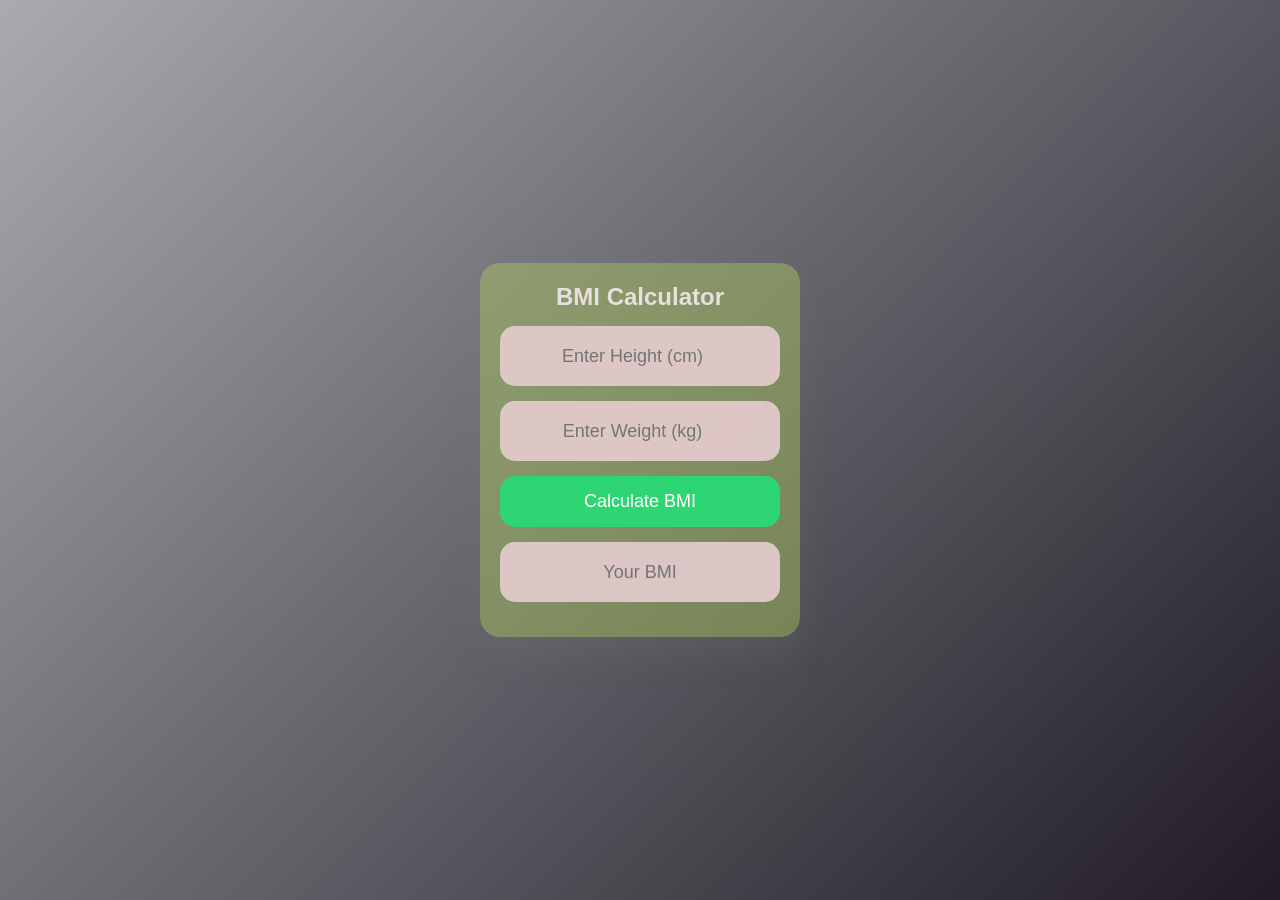
<file: Desktop/Bmi_Calculater/index.html>
<!DOCTYPE html>
<html lang="en">
<head>
    <meta charset="UTF-8">
    <meta name="viewport" content="width=device-width, initial-scale=1.0">
    <title>BMI Calculator</title>
    <link rel="stylesheet" href="style.css">
</head>
<body>

<div class="calculator">
    <h2 style="text-align:center; color:rgb(232, 223, 223); margin-bottom:15px;">BMI Calculator</h2>

    <input type="number" id="height" class="display" placeholder="Enter Height (cm)">
    <input type="number" id="weight" class="display" placeholder="Enter Weight (kg)">

    <button class="equal" onclick="calculateBMI()">Calculate BMI</button>

    <input type="text" id="result" class="display" placeholder="Your BMI" disabled>
</div>

<script src="script.js"></script>
</body>
</html>
</file>
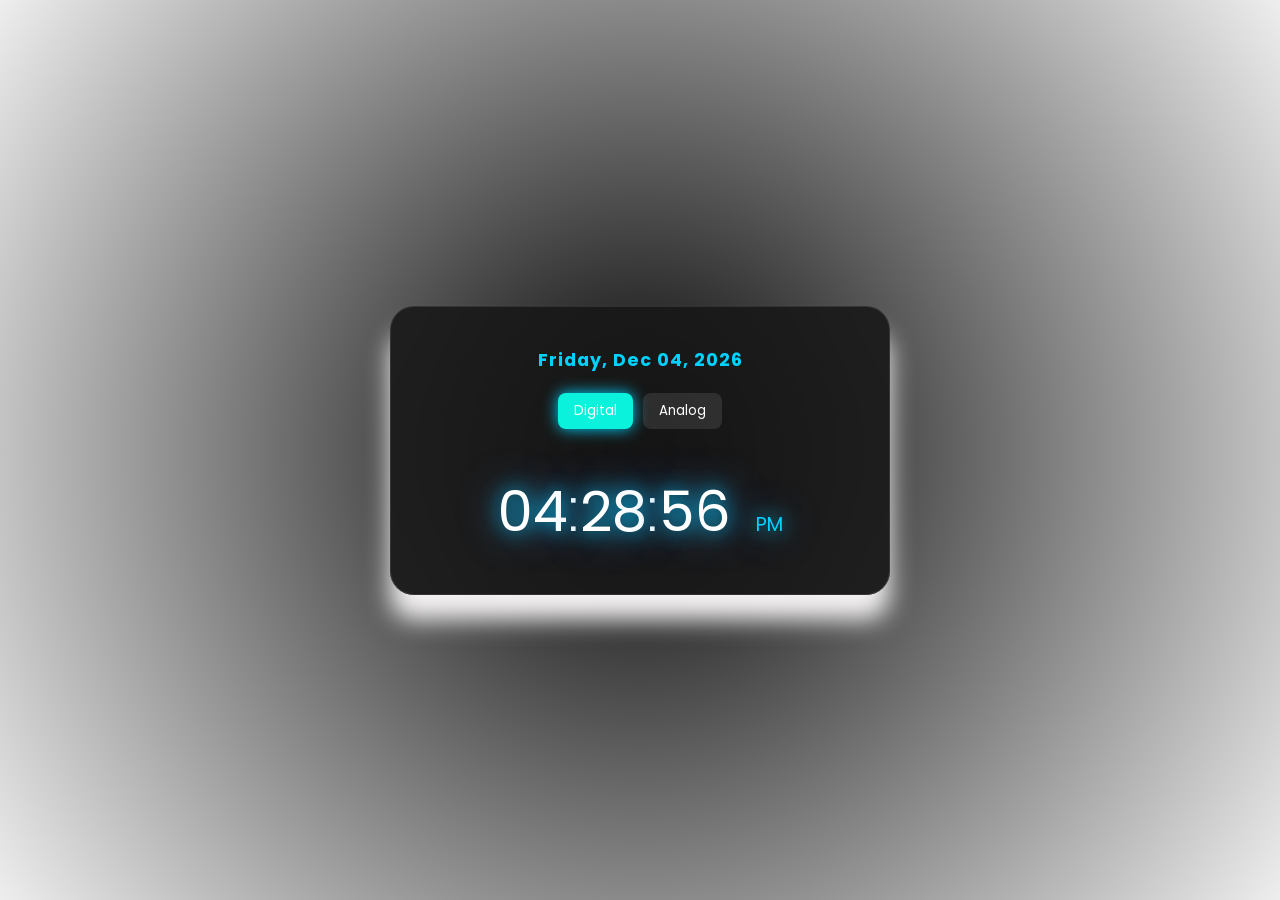
<file: Desktop/Clock_Site/index.html>
<!DOCTYPE html>
<html lang="en">
<head>
    <meta charset="UTF-8">
    <meta name="viewport" content="width=device-width, initial-scale=1.0">
    <title>Live Clock - Digital & Analog</title>
    <link rel="stylesheet" href="style.css">
</head>
<body>

    <div class="glass-container">
        <header>
            <h2 id="date-display"></h2>
            <div class="controls">
                <button class="btn active" onclick="switchClock('digital')">Digital</button>
                <button class="btn" onclick="switchClock('analog')">Analog</button>
            </div>
        </header>

        <div id="digital" class="clock-view active">
            <div class="digital-wrapper">
                <span id="hour">00</span>:<span id="min">00</span>:<span id="sec">00</span>
                <span id="ampm">AM</span>
            </div>
        </div>

        <div id="analog" class="clock-view">
            <div class="analog-clock">
                <div class="dot"></div>
                <div class="hand hour-hand" id="hour-hand"></div>
                <div class="hand min-hand" id="min-hand"></div>
                <div class="hand sec-hand" id="sec-hand"></div>
                <span style="--i:1"><b>1</b></span>
                <span style="--i:2"><b>2</b></span>
                <span style="--i:3"><b>3</b></span>
                <span style="--i:4"><b>4</b></span>
                <span style="--i:5"><b>5</b></span>
                <span style="--i:6"><b>6</b></span>
                <span style="--i:7"><b>7</b></span>
                <span style="--i:8"><b>8</b></span>
                <span style="--i:9"><b>9</b></span>
                <span style="--i:10"><b>10</b></span>
                <span style="--i:11"><b>11</b></span>
                <span style="--i:12"><b>12</b></span>
            </div>
        </div>
    </div>

    <script src="script.js"></script>
</body>
</html>
</file>
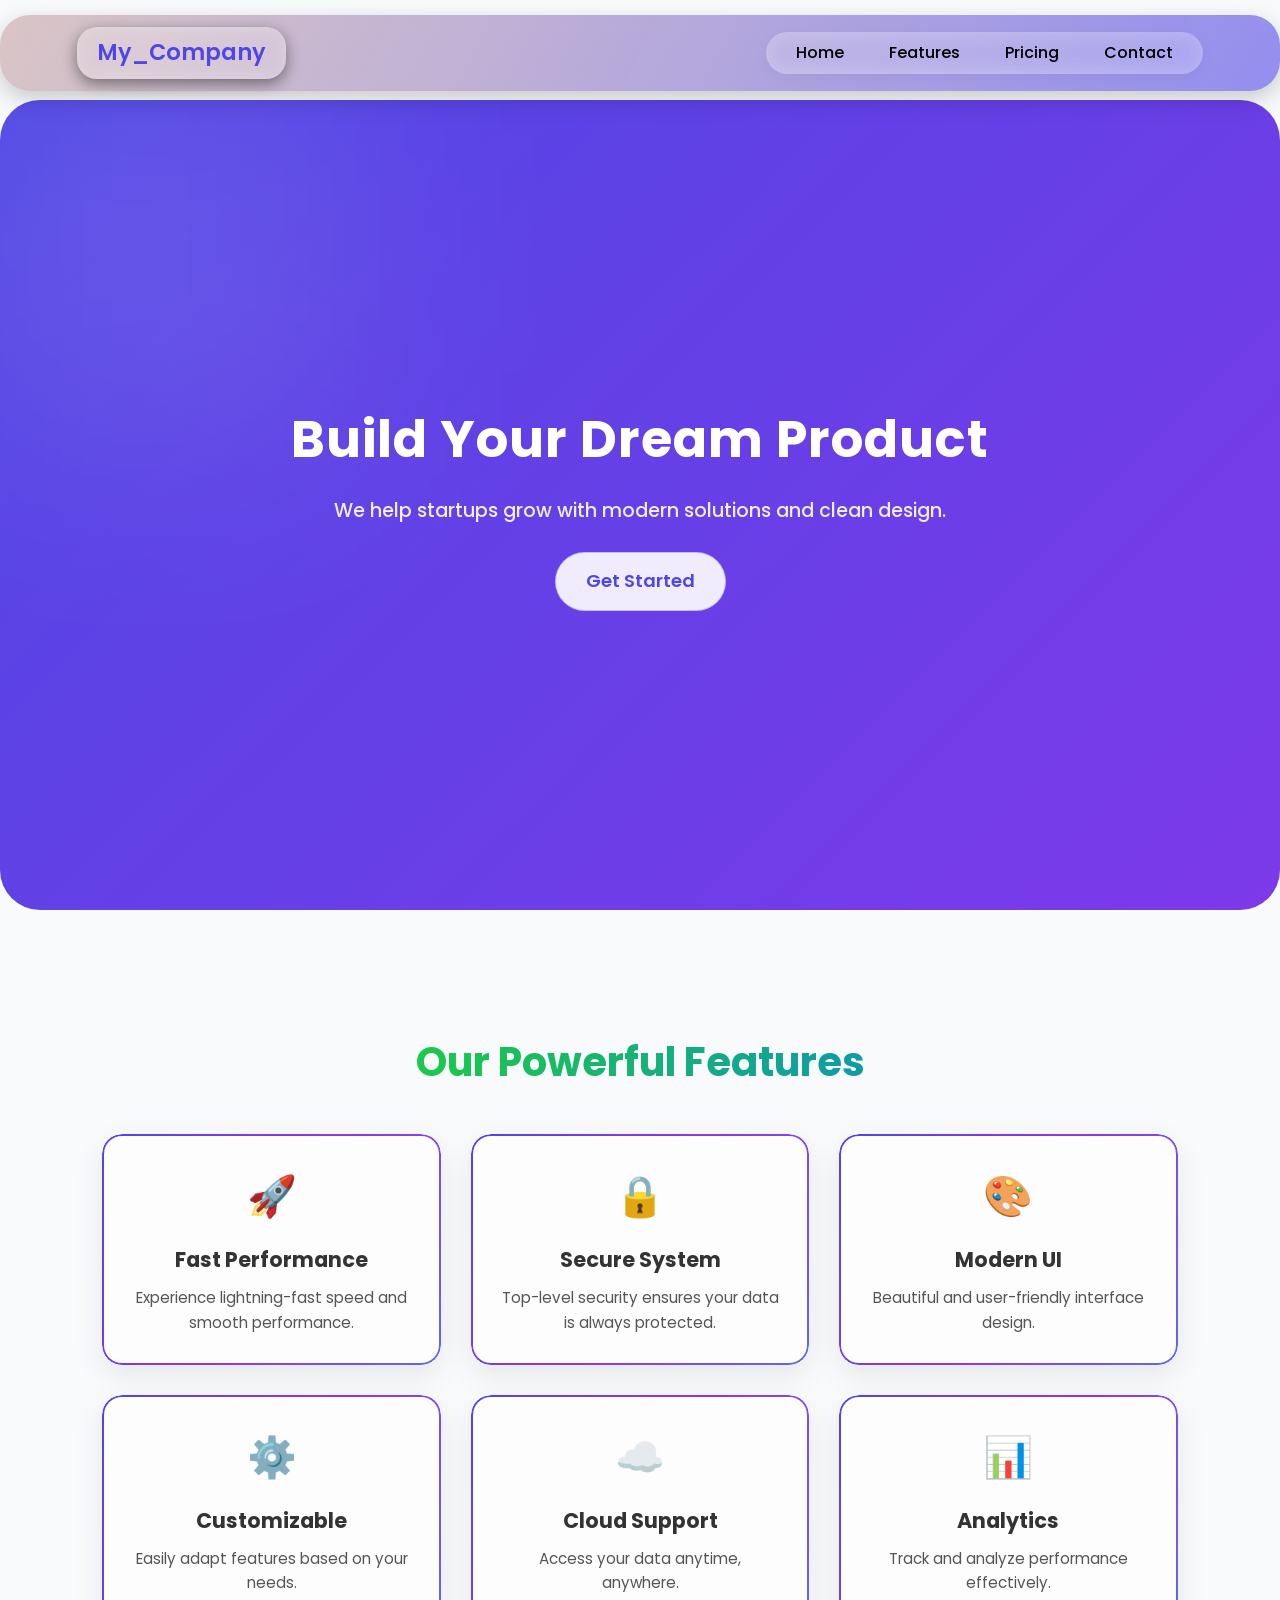
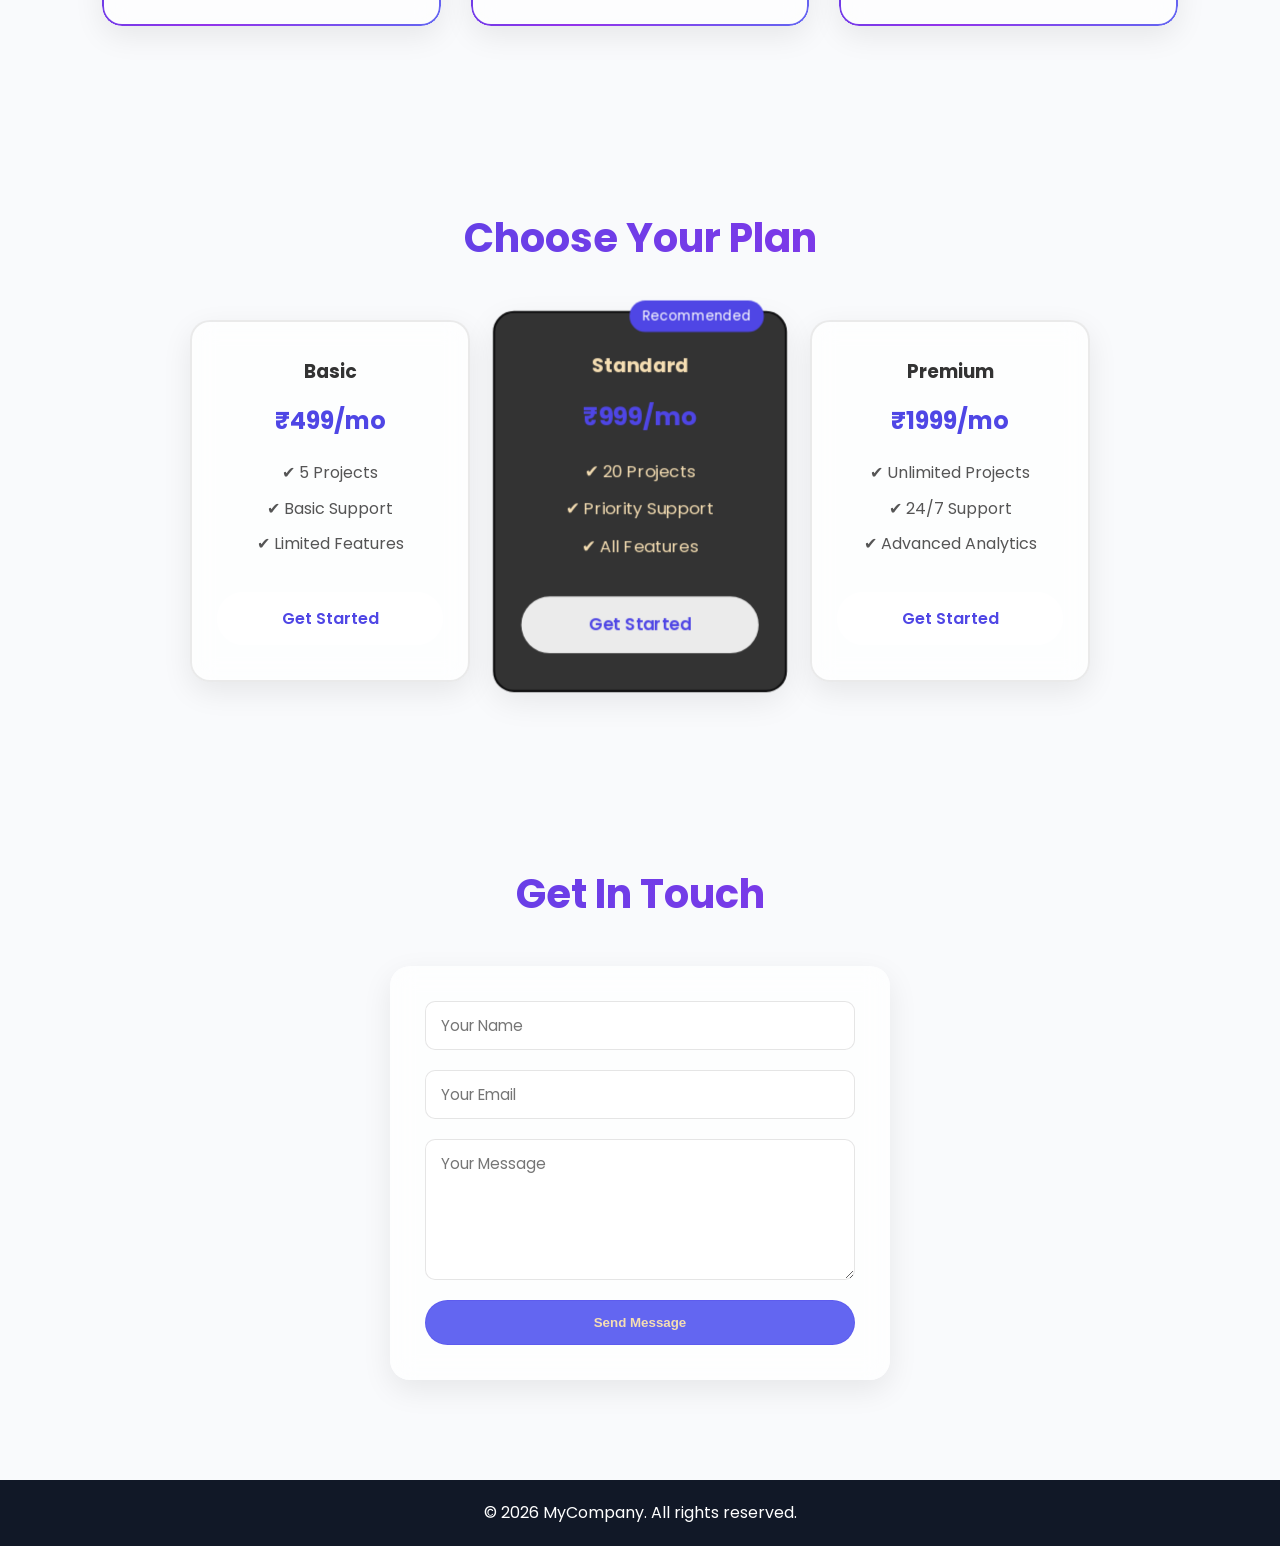
<file: Desktop/Comany_website/index.html>
<!DOCTYPE html>
<html lang="en">
<head>
    <meta charset="UTF-8">
    <meta name="viewport" content="width=device-width, initial-scale=1.0">
    <title>Company Website</title>

    <!-- Google Font -->
    <link href="https://fonts.googleapis.com/css2?family=Poppins&display=swap" rel="stylesheet">

    <!-- CSS File -->
    <link rel="stylesheet" href="style.css">
</head>
<body>
    <header>
    <nav class="navbar">
        <h2 class="logo">My_Company</h2>
        <ul class="nav-links">
            <li><a href="index.html">Home</a></li>
            <li><a href="#features">Features</a></li>
            <li><a href="#pricing">Pricing</a></li>
            <li><a href="#contact">Contact</a></li>
        </ul>
    </nav>
   </header>
    <section class="hero">
    <div class="hero-content">
        <h1>Build Your Dream Product</h1>
        <p>We help startups grow with modern solutions and clean design.</p>
        <a href="#" class="btn">Get Started</a>
    </div>
    </section>

    <!-- Features Section -->
    <section id="features" class="features-page">
        <h1>Our Powerful Features</h1>

        <div class="features-grid">

            <div class="feature-box">
                <div class="icon">🚀</div>
                <h3>Fast Performance</h3>
                <p>Experience lightning-fast speed and smooth performance.</p>
            </div>

            <div class="feature-box">
                <div class="icon">🔒</div>
                <h3>Secure System</h3>
                <p>Top-level security ensures your data is always protected.</p>
            </div>

            <div class="feature-box">
                <div class="icon">🎨</div>
                <h3>Modern UI</h3>
                <p>Beautiful and user-friendly interface design.</p>
            </div>

            <div class="feature-box">
                <div class="icon">⚙️</div>
                <h3>Customizable</h3>
                <p>Easily adapt features based on your needs.</p>
            </div>

            <div class="feature-box">
                <div class="icon">☁️</div>
                <h3>Cloud Support</h3>
                <p>Access your data anytime, anywhere.</p>
            </div>

            <div class="feature-box">
                <div class="icon">📊</div>
                <h3>Analytics</h3>
                <p>Track and analyze performance effectively.</p>
            </div>

        </div>
    </section>

     <!-- Pricing Section -->
    <section id="pricing" class="pricing-page">
        <h1>Choose Your Plan</h1>

        <div class="pricing-container">

            <!-- Basic -->
            <div class="pricing-card">
                <h3>Basic</h3>
                <h2>₹499/mo</h2>

                <ul>
                    <li>✔ 5 Projects</li>
                    <li>✔ Basic Support</li>
                    <li>✔ Limited Features</li>
                </ul>

                <a href="#" class="btn">Get Started</a>
            </div>

            <!-- Standard (Highlighted) -->
            <div class="pricing-card popular">
                <span class="badge">Recommended</span>
                <h3>Standard</h3>
                <h2>₹999/mo</h2>

                <ul>
                    <li>✔ 20 Projects</li>
                    <li>✔ Priority Support</li>
                    <li>✔ All Features</li>
                </ul>

                <a href="#" class="btn">Get Started</a>
            </div>

            <!-- Premium -->
            <div class="pricing-card">
                <h3>Premium</h3>
                <h2>₹1999/mo</h2>

                <ul>
                    <li>✔ Unlimited Projects</li>
                    <li>✔ 24/7 Support</li>
                    <li>✔ Advanced Analytics</li>
                </ul>

                <a href="#" class="btn">Get Started</a>
            </div>

        </div>
    </section>

     <!-- Contact Section -->
    <section id="contact" class="contact-page">
        <h1>Get In Touch</h1>

        <div class="contact-container">
            <form class="contact-form">

                <input type="text" placeholder="Your Name" required>
                <input type="email" placeholder="Your Email" required>
                <textarea rows="5" placeholder="Your Message" required></textarea>

                <button type="submit" class="btn">Send Message</button>

            </form>
        </div>
    </section>


<footer>
    <p>© 2026 MyCompany. All rights reserved.</p>
</footer>
</body>
</html>
</file>
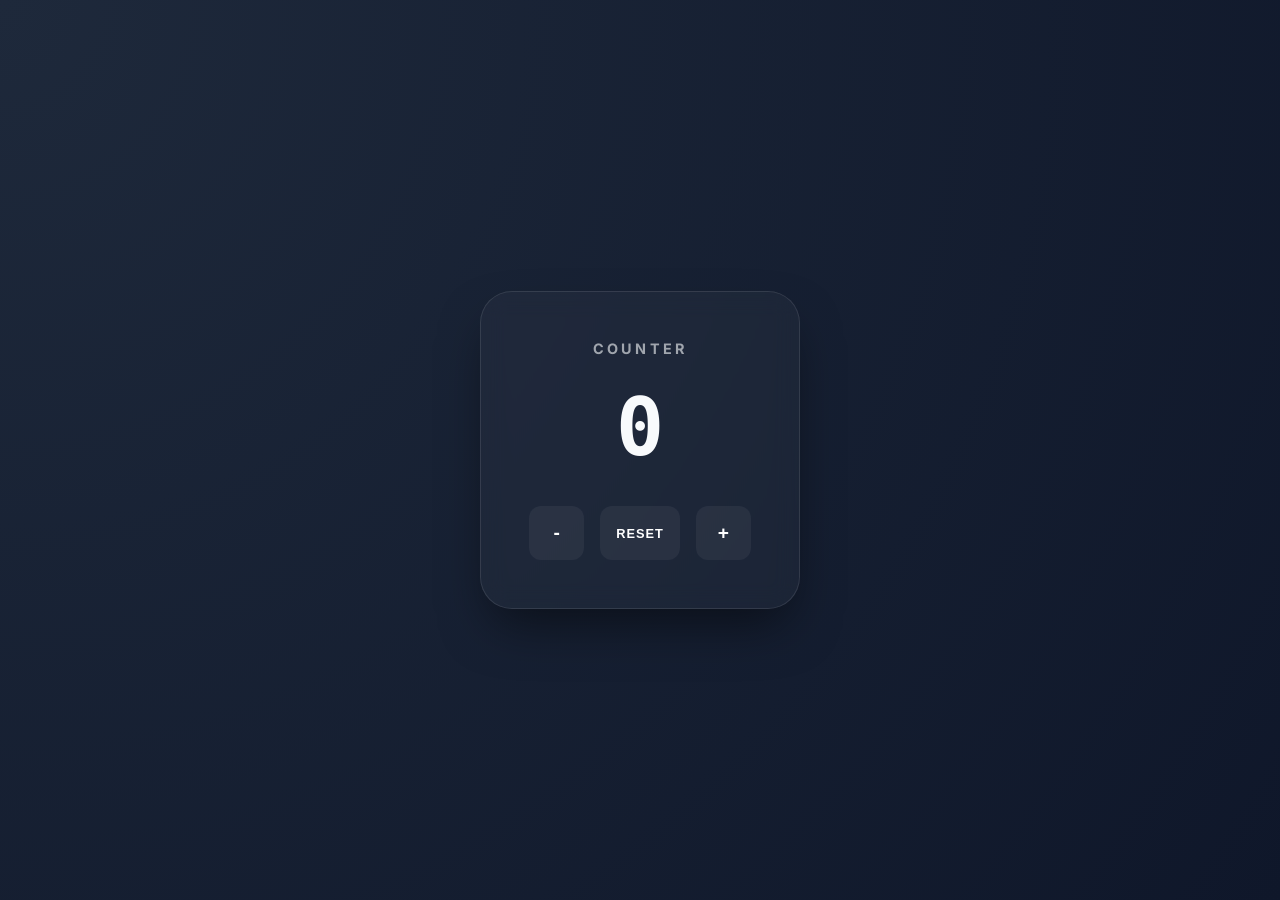
<file: Desktop/Counter/index.html>
<!DOCTYPE html>
<html lang="en">
<head>
    <meta charset="UTF-8">
    <meta name="viewport" content="width=device-width, initial-scale=1.0">
    <title>Modern Pro Counter</title>
    <link rel="stylesheet" href="style.css">
</head>
<body>

    <div class="counter-card">
        <h1>Counter</h1>
        <div id="value" class="counter-value">0</div>
        
        <div class="button-group">
            <button class="btn decrease" id="decrement">-</button>
            <button class="btn reset" id="reset">Reset</button>
            <button class="btn increase" id="increment">+</button>
        </div>

        
    </div>

    <script src="script.js"></script>
</body>
</html>
</file>
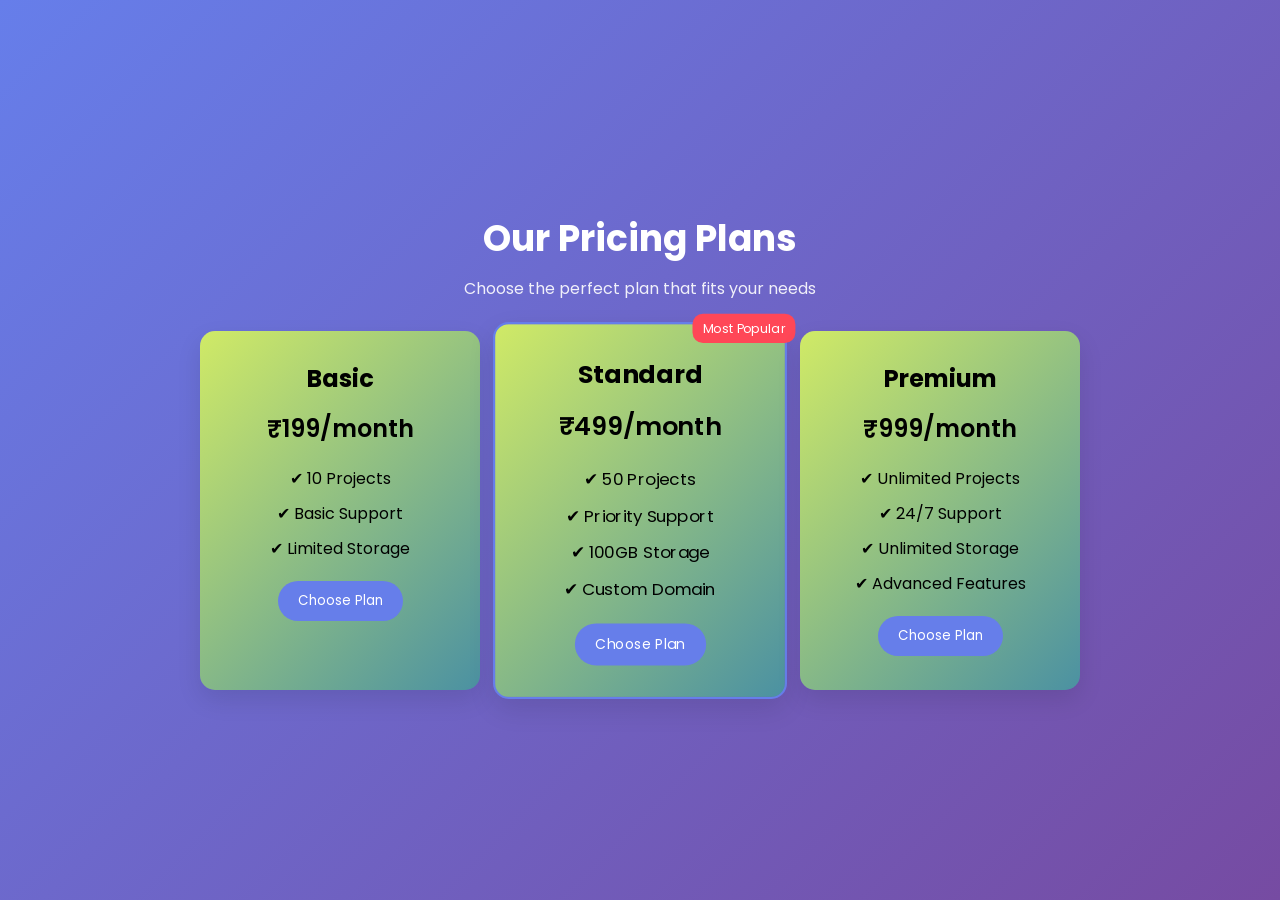
<file: Desktop/PricingCards/index.html>
<!DOCTYPE html>
<html lang="en">
<head>
  <meta charset="UTF-8">
  <title>Pricing Cards</title>
  <link rel="stylesheet" href="styles.css">

  <link href="https://fonts.googleapis.com/css2?family=Poppins:wght@300;400;600&display=swap" rel="stylesheet">
</head>
<body>
<div>
  <section class="header">
    <h1>Our Pricing Plans</h1>
    <p>Choose the perfect plan that fits your needs</p>
  </section>

  <section class="pricing">

    <div class="card">
      <h2>Basic</h2>
      <p class="price">₹199/month</p>
      <ul>
        <li>✔ 10 Projects</li>
        <li>✔ Basic Support</li>
        <li>✔ Limited Storage</li>
      </ul>
      <button>Choose Plan</button>
    </div>

    <div class="card popular">
      <span class="badge">Most Popular</span>
      <h2>Standard</h2>
      <p class="price">₹499/month</p>
      <ul>
        <li>✔ 50 Projects</li>
        <li>✔ Priority Support</li>
        <li>✔ 100GB Storage</li>
        <li>✔ Custom Domain</li>
      </ul>
      <button>Choose Plan</button>
    </div>

    <div class="card">
      <h2>Premium</h2>
      <p class="price">₹999/month</p>
      <ul>
        <li>✔ Unlimited Projects</li>
        <li>✔ 24/7 Support</li>
        <li>✔ Unlimited Storage</li>
        <li>✔ Advanced Features</li>
      </ul>
      <button>Choose Plan</button>
    </div>

  </section>
</div>
</body>
</html>
</file>
<file: Desktop/Bmi_Calculater/style.css>
* {
    margin: 0;
    padding: 0;
    box-sizing: border-box;
    font-family: 'Segoe UI', sans-serif;
}

body {
    height: 100vh;
    display: flex;
    justify-content: center;
    align-items: center;
    background: linear-gradient(135deg, #a9abb0, #201b25);
}

.calculator {
    background: rgba(169, 200, 96, 0.454);
    padding: 20px;
    border-radius: 20px;
    width: 320px;
    box-shadow: 0 15px 35px rgba(130, 126, 126, 0.2);
    backdrop-filter: blur(10px);
}

.display {
    width: 100%;
    height: 60px;
    border: none;
    outline: none;
    border-radius: 15px;
    margin-bottom: 15px;
    text-align: center;
    font-size: 18px;
    padding: 10px;
    background: rgba(225, 202, 202, 0.952);
    color: rgb(17, 16, 16);
}

button {
    width: 100%;
    padding: 15px;
    font-size: 18px;
    border: none;
    border-radius: 15px;
    cursor: pointer;
    background: #2ed573;
    color: white;
    transition: 0.2s;
}

button:hover {
    background: #26c063;
    transform: scale(1.05);
}
#result {
    margin-top: 15px;
    text-align: center;
    font-size: 18px;
    color: white;
}
@media (max-width: 400px) {
    .calculator {
        width: 95%;
    }
}
</file>
<file: Desktop/Clock_Site/style.css>
@import url('https://fonts.googleapis.com/css2?family=Poppins:wght@300;600;800&family=Orbitron:wght@500&display=swap');

* {
    margin: 0;
    padding: 0;
    box-sizing: border-box;
    font-family: 'Poppins', sans-serif;
}

body {
    min-height: 100vh;
    display: flex;
    justify-content: center;
    align-items: center;
    background: radial-gradient(circle at center, #030303, #efeeee);
    overflow: hidden;
}

.glass-container {
    position: relative;
    width: 90%;
    max-width: 500px;
    padding: 40px;
    background: rgba(23, 23, 23, 0.873);
    border-radius: 24px;
    backdrop-filter: blur(15px);
    border: 1px solid rgba(255, 255, 255, 0.1);
    box-shadow: 0 25px 25px rgb(244, 242, 242);
    text-align: center;
    transition: all 0.5s ease;
}

header h2 {
    color: #00d2ff;
    font-size: 1.1rem;
    letter-spacing: 1px;
    margin-bottom: 20px;
}

.controls {
    display: flex;
    justify-content: center;
    gap: 10px;
    margin-bottom: 40px;
}

.btn {
    padding: 8px 16px;
    border: none;
    background: rgba(255, 255, 255, 0.1);
    color: #fff;
    border-radius: 8px;
    cursor: pointer;
    transition: 0.3s;
}

.btn.active {
    background: #0af2db;
    box-shadow: 0 0 15px #00d2ff;
}
.btn:hover{
    background: #ff0000;
    box-shadow: 0 0 15px #ad05fa;
}

.clock-view {
    display: none;
    animation: fadeIn 0.8s ease;
}

.clock-view.active {
    display: flex;
    justify-content: center;
    align-items: center;
    flex-direction: column;
}

@keyframes fadeIn {
    from { opacity: 0; transform: translateY(10px); }
    to { opacity: 1; transform: translateY(0); }
}

.digital-wrapper {
    font-family: 'Orbitron', sans-serif;
    font-size: 3.5rem;
    color: #fff;
    text-shadow: 0 0 20px #00d2ff, 0 0 40px #3a7bd5;
}

#ampm {
    font-size: 1.2rem;
    color: #00d2ff;
    margin-left: 10px;
}

.analog-clock {
    width: 250px;
    height: 250px;
    border-radius: 50%;
    background: rgba(255,255,255,0.05);
    border: 4px solid rgba(255,255,255,0.1);
    position: relative;
    box-shadow: inset 0 0 20px rgba(0,0,0,0.5);
}

.analog-clock span {
    position: absolute;
    inset: 15px;
    text-align: center;
    transform: rotate(calc(30deg * var(--i)));
    color: #fff;
    font-weight: 600;
}

.analog-clock span b {
    display: inline-block;
    transform: rotate(calc(-30deg * var(--i)));
}

.dot {
    position: absolute;
    width: 12px;
    height: 12px;
    background: #fff;
    border-radius: 50%;
    top: 50%;
    left: 50%;
    transform: translate(-50%, -50%);
    z-index: 10;
}

.hand {
    position: absolute;
    bottom: 50%;
    left: 50%;
    transform-origin: bottom;
    border-radius: 10px;
    z-index: 5;
}

.hour-hand { width: 6px; height: 60px; background: #fff; }
.min-hand { width: 4px; height: 80px; background: #00d2ff; }
.sec-hand { width: 2px; height: 90px; background: #ff4757; }

.minimal-text {
    font-size: 1.5rem;
    color: #e0e0e0;
    font-weight: 300;
    letter-spacing: 2px;
}

#minimal-time {
    color: #00d2ff;
    font-weight: 600;
}
</file>
<file: Desktop/Comany_website/style.css>
/* Reset */
* {
    margin: 0;
    padding: 0;
    box-sizing: border-box;
}


/* Global */
body {
    font-family: 'Poppins', sans-serif;
    background: #f9fafc;
    color: #333;
    line-height: 1.6;
}

/* Smooth scrolling */
html {
    scroll-behavior: smooth;
}
section {
  padding-top: 100px;
}
.navbar {
    display: flex;
    justify-content: space-between;
    align-items: center;
    padding: 12px 6%;
    
    /* Smooth premium gradient */
    background: linear-gradient(120deg, rgba(198, 165, 165, 0.618), rgba(79,70,229,0.6));
    backdrop-filter: blur(10px);

    border-radius: 30px;

    /* FIX: remove margin and center properly */
    position: fixed;
    top: 15px;
    left: 50%;
    transform: translateX(-50%);

    width: 100%;
    z-index: 1000;

    /* Softer shadow */
    box-shadow: 0 8px 25px rgba(0, 0, 0, 0.2);
}

.logo {
    color: #4f46e5;
    font-weight: 600;
    font-size: 1.4rem;

    padding: 8px 20px;
    border-radius: 20px;

    background: rgba(255,255,255,0.4);
    backdrop-filter: blur(8px);

    box-shadow: 0 5px 15px rgba(18, 17, 16, 0.484);
}

.nav-links {
    list-style: none;
    display: flex;
    gap: 15px;

    background: rgba(255,255,255,0.4);
    padding: 8px 15px;
    border-radius: 25px;
    backdrop-filter: blur(10px);

    box-shadow: 0 4px 15px rgba(0,0,0,0.05);
}
.nav-links a {
    text-decoration: none;
    color: #000000;
    font-weight: 500;

    padding: 8px 15px;
    border-radius: 20px;
    transition: 0.3s;
}

/* Hover glass button effect */
.nav-links a:hover {
    background: rgba(70, 171, 229, 0.258);
    color: #46e5e5;
    transform: translateY(-4px);
}

.nav-links a:hover::after {
    width: 100%;
}

.hero {
    height: 90vh;

    display: flex;
    align-items: center;
    justify-content: center;
    text-align: center;

    padding: 20px;
    border-radius: 40px;
    margin-top: 100px;
    font-weight: 500;
    font-size: large;
    /* Gradient + glow */
    background: linear-gradient(135deg, #4f46e5, #9333ea, #6366f1);
    background-size: 300% 300%;
    animation: gradientMove 8s ease infinite;

    color: white;
    position: relative;
    overflow: hidden;
}
@keyframes gradientMove {
    0% { background-position: 0% }
    50% { background-position: 100% }
    100% { background-position: 0% }
}
.hero::before {
    content: "";
    position: absolute;
    width: 400px;
    height: 400px;
    background: rgba(255,255,255,0.1);
    filter: blur(120px);
    top: -50px;
    left: -50px;
}
.hero h1 {
    font-size: 3.2rem;
    margin-bottom: 15px;
    letter-spacing: 1px;
}

.hero p {
    font-size: 1.2rem;
    margin-bottom: 25px;
    opacity: 0.9;
}

/* Button */
.btn {
    display: inline-block;
    padding: 14px 30px;

    background: rgba(255,255,255,0.9);
    color: #4f46e5;

    border-radius: 30px;
    text-decoration: none;
    font-weight: 600;

    transition: 0.3s;
}

/* Glow hover */
.btn:hover {
    transform: translateY(-4px) scale(1.05);
    background: white;
    box-shadow: 0 10px 25px rgba(255,255,255,0.4);
}
.features {
    padding: 60px 8%;
    text-align: center;
}

.features h2 {
    margin-bottom: 40px;
    font-size: 2rem;
}

.feature-container {
    display: grid;
    grid-template-columns: repeat(auto-fit, minmax(250px, 1fr));
    gap: 25px;
}

.feature-card {
    background: rgb(74, 177, 167);
    padding: 25px;
    border-radius: 15px;
    box-shadow: 0 10px 25px rgba(0,0,0,0.05);
    transition: 0.3s;
}

/* Hover effect */
.feature-card:hover {
    transform: translateY(-10px);
    box-shadow: 0 15px 35px rgba(0,0,0,0.1);
}
.testimonials {
    padding: 60px 10%;
    background: #f3f4f6;
    text-align: center;
}

.testimonial-container {
    display: flex;
    flex-wrap: wrap;
    gap: 20px;
    justify-content: center;
    margin-top: 30px;
}

.testimonial-card {
    background: rgb(81, 162, 77);
    padding: 20px;
    max-width: 300px;
    border-radius: 12px;
    box-shadow: 0 8px 20px rgba(0,0,0,0.05);
    transition: 0.3s;
}

.testimonial-card:hover {
    transform: scale(1.05);
}

footer {
    text-align: center;
    padding: 20px;
    background: #111827;
    color: white;
    margin-top: 40px;
}

@media (max-width: 768px) {

    .hero h1 {
        font-size: 2rem;
    }

    .nav-links {
        gap: 15px;
    }

    .feature-container {
        grid-template-columns: 1fr;
    }

    .testimonial-container {
        flex-direction: column;
        align-items: center;
    }
}
.features-page {
    padding: 120px 8% 60px;
    text-align: center;
}

.features-page h1 {
    font-size: 2.5rem;
    margin-bottom: 40px;
    background: linear-gradient(90deg, #24e906, #077be8);
    -webkit-background-clip: text;
    color: transparent;
}
.features-grid {
    display: grid;
    grid-template-columns: repeat(auto-fit, minmax(250px, 1fr));
    gap: 30px;
}
.feature-box {
    background: rgba(255, 255, 255, 0.6);
    padding: 30px;
    border-radius: 20px;

    backdrop-filter: blur(12px);

    box-shadow: 0 10px 30px rgba(0,0,0,0.08);

    transition: all 0.4s ease;

    position: relative;
    overflow: hidden;
}
.feature-box::before {
    content: "";
    position: absolute;
    inset: 0;
    border-radius: 20px;
    padding: 2px;

    background: linear-gradient(120deg, #4f46e5, #9333ea, #6366f1);
    
    -webkit-mask: 
        linear-gradient(#fff 1px 1px) content-box, 
        linear-gradient(#fff 1px 1px);
    -webkit-mask-composite: xor;
    mask-composite: exclude;
    box-shadow: 0 20px 50px rgba(1, 1, 2, 0.326);
}
.feature-box:hover {
    transform: translateY(-20px) scale(1.02);
    box-shadow: 0 20px 50px rgba(1, 1, 2, 0.326);
    background: rgba(0, 0, 0, 0.9);
    color: white;
}
.icon {
    font-size: 2.5rem;
    margin-bottom: 15px;
    transition: 0.4s;
}

.feature-box:hover .icon {
    transform: rotate(20deg) scale(1.5);
}

.feature-box h3 {
    margin-bottom: 10px;
    font-size: 1.3rem;
}

.feature-box p {
    font-size: 0.95rem;
    color: #555;
}
@media (max-width: 768px) {
    .features-page h1 {
        font-size: 2rem;
    }
}

.pricing-page {
    padding: 120px 8% 60px;
    text-align: center;
}

.pricing-page h1 {
    font-size: 2.5rem;
    margin-bottom: 50px;

    background: linear-gradient(90deg, #4f46e5, #9333ea);
    -webkit-background-clip: text;
    background-clip: text;
    color: transparent;
}

.pricing-container {
    display: flex;
    flex-wrap: wrap;
    justify-content: center;
    gap: 30px;
}

.pricing-card {
    background: rgba(255, 255, 255, 0.7);
    backdrop-filter: blur(12px);

    padding: 35px 25px;
    border-radius: 20px;

    width: 280px;

    /* 🔥 ADD THIS */
    border: 1.5px solid rgba(79, 70, 229, 0.2);

    box-shadow: 0 10px 30px rgba(0,0,0,0.08);

    transition: all 0.4s ease;
    position: relative;
}
.pricing-card:hover {
    transform: translateY(-12px) scale(1.05);
    border: 1.5px solid rgba(79, 70, 229, 0.6);
    box-shadow: 0 20px 70px rgba(79,70,229,0.2);
}
.popular {
    border: 2px solid #0e0e0f;
    transform: scale(1.05);
    background-color: #333;
    color: wheat;
}
.pricing-card:not(.popular) {
    border: 2px solid rgba(0,0,0,0.08);
}
.btn {
    display: inline-block;
    padding: 14px 30px;

    background: rgba(255,255,255,0.9);
    color: #4f46e5;

    border-radius: 30px;
    text-decoration: none;
    font-weight: 600;

    /* 🔥 ADD BORDER */
    border: 1.5px solid rgba(79, 70, 229, 0.3);

    transition: all 0.3s ease;
}
.btn:hover {
    transform: translateY(-3px) scale(1.05);

    background: #4f46e5;
    color: white;

    /* 🔥 glowing border */
    border: 1.5px solid #4f46e5;

    box-shadow: 0 10px 25px rgba(228, 228, 233, 0.94);
}
.badge {
    position: absolute;
    top: -12px;
    right: 20px;

    background: #4f46e5;
    color: white;

    padding: 5px 12px;
    font-size: 0.8rem;
    border-radius: 20px;
}
.pricing-card h2 {
    margin: 15px 0;
    color: #4f46e5;
}
.pricing-card ul {
    list-style: none;
    margin: 20px 0;
}

.pricing-card ul li {
    margin: 10px 0;
    color: #555;
}
.popular ul li{
  color: wheat;
}

.pricing-card .btn  {
    display: inline-block;
    margin-top: 15px;
    width: 100%;
    text-align: center;
    border: 2px;
}
@media (max-width: 768px) {
    .pricing-container {
        flex-direction: column;
        align-items: center;
    }
}

.contact-page {
    padding: 120px 8% 60px;
    text-align: center;
}

.contact-page h1 {
    font-size: 2.5rem;
    margin-bottom: 40px;

    background: linear-gradient(90deg, #4f46e5, #9333ea);
    -webkit-background-clip: text;
    background-clip: text;
    color: transparent;
}

.contact-container {
    display: flex;
    justify-content: center;
    align-items: center;
}

.contact-form {
    width: 100%;
    max-width: 500px;

    background: rgba(255, 255, 255, 0.7);
    backdrop-filter: blur(12px);

    padding: 35px;
    border-radius: 20px;

    box-shadow: 0 10px 30px rgba(0,0,0,0.08);

    display: flex;
    flex-direction: column;
    gap: 20px;
}

.contact-form input,
.contact-form textarea {
    width: 100%;
    padding: 12px 15px;

    border-radius: 10px;
    border: 1px solid rgba(0,0,0,0.1);

    font-family: inherit;
    font-size: 0.95rem;

    outline: none;
    transition: all 0.3s ease;
}
.contact-form input:focus,
.contact-form textarea:focus {
    border: 1.5px solid #4f46e5;

    box-shadow: 0 0 0 3px rgba(79,70,229,0.15);
}
.contact-form .btn {
    width: 100%;
    text-align: center;
    background-color: #6366f1;
    color: wheat;
}
.contact-form:hover {
    box-shadow: 0  50px 50px rgba(10, 10, 10, 0.579);
}
@media (max-width: 768px) {
    .contact-page h1 {
        font-size: 2rem;
    }
}
</file>
<file: Desktop/Counter/style.css>
@import url('https://fonts.googleapis.com/css2?family=Inter:wght@400;700&family=JetBrains+Mono:wght@500&display=swap');

* {
    margin: 0;
    padding: 0;
    box-sizing: border-box;
}

body {
    height: 100vh;
    display: flex;
    justify-content: center;
    align-items: center;
    background: radial-gradient(circle at top left, #1e293b, #0f172a);
    font-family: 'Inter', sans-serif;
    color: #f8fafc;
    overflow: hidden;
}

.counter-card {
    background: rgba(255, 255, 255, 0.03);
    backdrop-filter: blur(12px);
    border: 1px solid rgba(255, 255, 255, 0.1);
    padding: 3rem;
    border-radius: 2rem;
    text-align: center;
    box-shadow: 0 25px 50px -12px rgba(0, 0, 0, 0.5);
    width: 320px;
}

h1 {
    font-size: 0.9rem;
    text-transform: uppercase;
    letter-spacing: 0.2rem;
    margin-bottom: 1.5rem;
    opacity: 0.6;
}

.counter-value {
    font-family: 'JetBrains+Mono', monospace;
    font-size: 5rem;
    font-weight: 700;
    margin-bottom: 2rem;
    transition: all 0.3s cubic-bezier(0.4, 0, 0.2, 1);
}

.button-group {
    display: flex;
    gap: 1rem;
    justify-content: center;
}

.btn {
    border: none;
    padding: 1rem;
    border-radius: 12px;
    cursor: pointer;
    font-size: 1.2rem;
    font-weight: bold;
    transition: all 0.2s;
    background: rgba(255, 255, 255, 0.05);
    color: white;
    flex: 1;
}

.btn:hover {
    background: rgba(255, 255, 255, 0.15);
    transform: translateY(-2px);
}

.btn:active {
    transform: scale(0.95);
}

.reset {
    font-size: 0.8rem;
    text-transform: uppercase;
    letter-spacing: 1px;
}

.increase:hover { background: rgba(34, 197, 94, 0.2); color: #4ade80; }
.decrease:hover { background: rgba(239, 68, 68, 0.2); color: #f87171; }

.shortcuts {
    margin-top: 2rem;
    display: flex;
    justify-content: center;
    gap: 1rem;
    font-size: 0.65rem;
    opacity: 0.3;
}

.bump {
    animation: bump 0.2s ease-out;
}

@keyframes bump {
    0% { transform: scale(1); }
    50% { transform: scale(1.1); }
    100% { transform: scale(1); }
}
</file>
<file: Desktop/PricingCards/styles.css>
* {
  margin: 0;
  padding: 0;
  box-sizing: border-box;
  font-family: 'Poppins', sans-serif;
}

.header {
  text-align: center;
  color: white;
  margin-bottom: 30px;
}

.header h1 {
  font-size: 36px;
  margin-bottom: 10px;
}

.header p {
  font-size: 16px;
  opacity: 0.9;
}

body {
  background: linear-gradient(135deg, #667eea, #764ba2);
  height: 100vh;
  display: flex;
  justify-content: center;
  align-items: center;
}

.container {
  display: flex;
  flex-direction: column;
  align-items: center;
  padding: 40px 20px;
}
.pricing {
  display: flex;
  gap: 20px;
  flex-wrap: wrap;
  justify-content: center;
}

.card {
  background:linear-gradient(135deg, #d0ea66, #4b91a2);
  padding: 30px;
  width: 280px;
  border-radius: 15px;
  text-align: center;
  box-shadow: 0 10px 25px rgba(0,0,0,0.1);
  position: relative;

  transition: all 0.3s ease;
}

.card h2 {
  margin-bottom: 10px;
}

.price {
  font-size: 24px;
  font-weight: 600;
  margin: 15px 0;
}

.card ul {
  list-style: none;
  margin: 20px 0;
}

.card ul li {
  margin: 10px 0;
}

.card button {
  padding: 10px 20px;
  border: none;
  background: #667eea;
  color: white;
  border-radius: 25px;
  cursor: pointer;

  transition: all 0.3s ease;
}

.card:hover {
  transform: translateY(-10px);
  box-shadow: 0 15px 35px rgba(0,0,0,0.2);
}

.card button:hover {
  background: #5a67d8;
  transform: scale(1.05);
}

.popular {
  border: 2px solid #667eea;
  transform: scale(1.05);
}

.badge {
  position: absolute;
  top: -10px;
  right: -10px;
  background: #ff4757;
  color: #fff;
  padding: 5px 10px;
  font-size: 12px;
  border-radius: 10px;
}

@media (max-width: 768px) {
  .pricing {
    flex-direction: column;
    align-items: center;
  }
}
</file>
